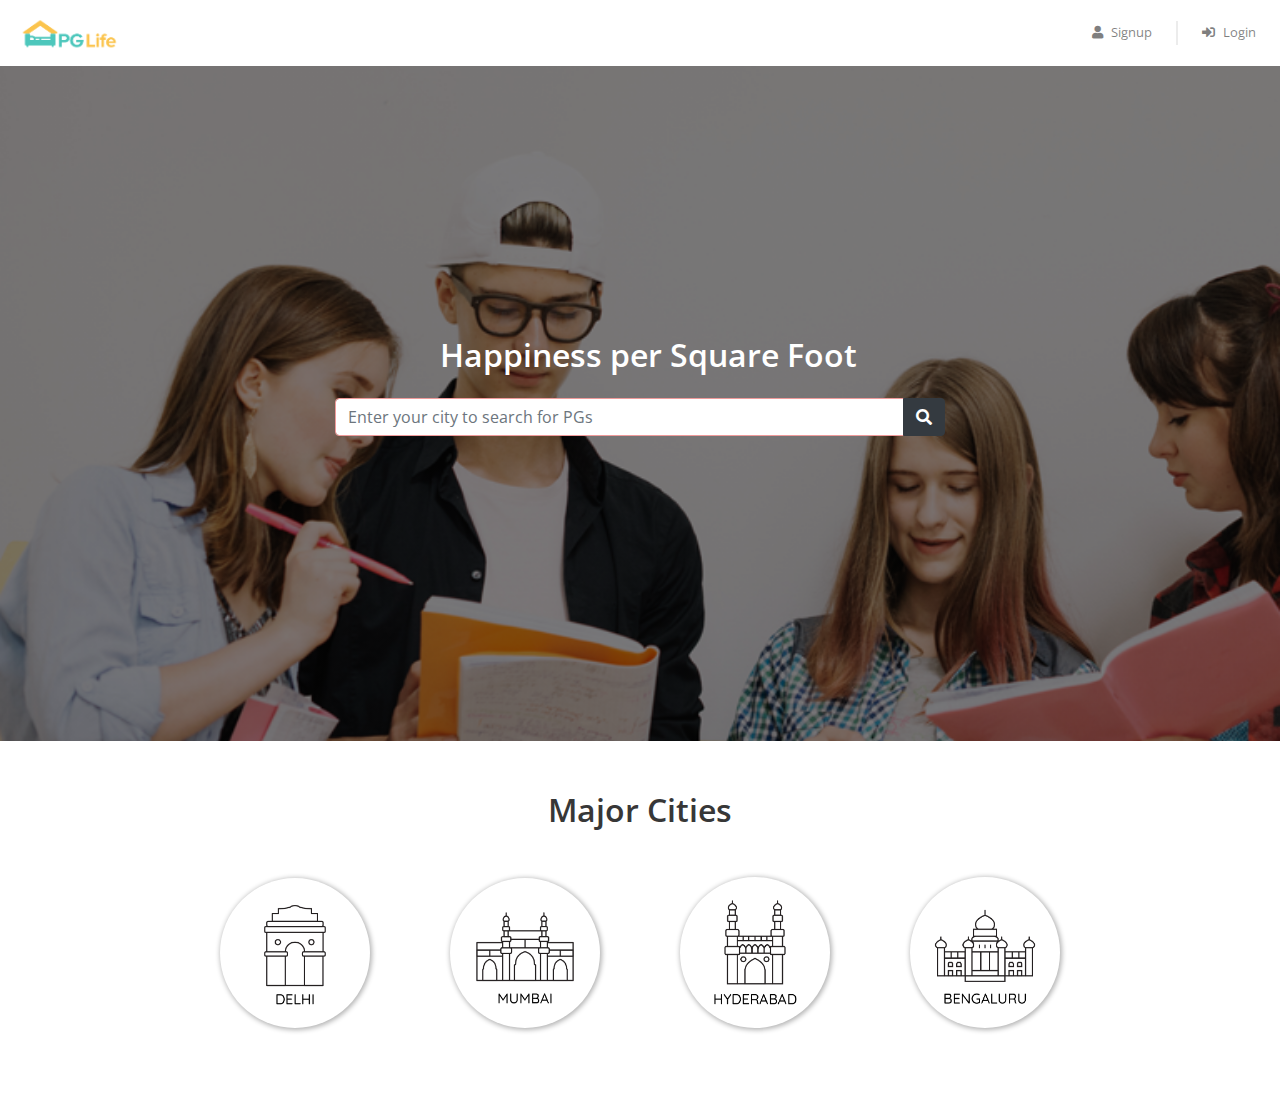
<file: index.html>
<!DOCTYPE html>
<html lang="en">

<head>
    <meta name="viewport" content="width=device-width, initial-scale=1">
    <title>Index | PG Life</title>

    <link href="css/bootstrap.min.css" rel="stylesheet" />
    <link href="https://use.fontawesome.com/releases/v5.11.2/css/all.css" rel="stylesheet" />
    <link
        href="https://fonts.googleapis.com/css2?family=Open+Sans:ital,wght@0,300;0,400;0,600;0,700;0,800;1,300;1,400;1,600;1,700;1,800&display=swap"
        rel="stylesheet" />
    <link href="css/common.css" rel="stylesheet" />
    <link href="css/index.css" rel="stylesheet" />
</head>

<body>
    <div class="header sticky-top">
        <nav class="navbar navbar-expand-md navbar-light">
            <a class="navbar-brand" href="index.html">
                <img src="img/logo.png" />
            </a>
            <button class="navbar-toggler" type="button" data-toggle="collapse" data-target="#my-navbar">
                <span class="navbar-toggler-icon"></span>
            </button>

            <div class="collapse navbar-collapse justify-content-end" id="my-navbar">
                <ul class="navbar-nav">
                    <li class="nav-item">
                        <a class="nav-link" href="#" data-toggle="modal" data-target="#signup-modal">
                            <i class="fas fa-user"></i>Signup
                        </a>
                    </li>
                    <div class="nav-vl"></div>
                    <li class="nav-item">
                        <a class="nav-link" href="#" data-toggle="modal" data-target="#login-modal">
                            <i class="fas fa-sign-in-alt"></i>Login
                        </a>
                    </li>
                </ul>
            </div>
        </nav>
    </div>
    <div id="loading">
    </div>

    <div class="container-fluid pg-search-container">
        <div class="row justify-content-center mb-3 text-white">
            <div class="col-auto">
                <h2>&nbsp Happiness per Square Foot</h2>
            </div>
        </div>
        <!-- Search Bar -->
        <form id="searchForm">
            <div class="row justify-content-center">
                <div class="col-md-6 col-sm-8">
                    <div class="input-group md-form form-sm form-2 pl-0">
                        <input name="city" class="form-control my-0 py-1 red-border" id="cityInput" type="text"
                            placeholder="Enter your city to search for PGs" aria-label="Search">
                        <div class="input-group-append">
                            <button type="submit" class="btn btn-dark">
                                <i class="fas fa-search text-grey" aria-hidden="true"></i>
                            </button>
                        </div>
                    </div>
                </div>
            </div>
        </form>
        <p id="unsupportedMessage" >We currently do not serve in your location.</p>

    </div>

    <div class="city-container">
        <div class="city-caption">
            <h2>Major Cities</h2>
        </div>
        <div class="city-box">

            <div class="city-img">
                <a href="property_list.html?city=Delhi">
                    <img src="./img/delhi.png" alt="Delhi">
                </a>
            </div>
            <div class="city-img">
                <a href="property_list.html?city=Mumbai">
                    <img src="./img/mumbai.png" alt="Mumbai">
                </a>
            </div>
            <div class="city-img">
                <a href="property_list.html?city=Hyderabad">
                    <img src="./img/hyderabad.png" alt="Hyderabad">
                </a>
            </div>
            <div class="city-img">
                <a href="property_list.html?city=Bengaluru">
                    <img src="./img/bangalore.png" alt="Bengaluru">
                </a>
            </div>

        </div>
    </div>

    <!-- Modals -->
    <div class="modal fade" id="signup-modal" tabindex="-1" role="dialog" aria-labelledby="signup-heading"
        aria-hidden="true">
        <div class="modal-dialog" role="document">
            <div class="modal-content">
                <div class="modal-header">
                    <h5 class="modal-title" id="signup-heading">Signup with PGLife</h5>
                    <button type="button" class="close" data-dismiss="modal" aria-label="Close">
                        <span aria-hidden="true">&times;</span>
                    </button>
                </div>

                <div class="modal-body">
                    <form id="signup-form" class="form" role="form">
                        <div class="input-group form-group">
                            <div class="input-group-prepend">
                                <span class="input-group-text">
                                    <i class="fas fa-user"></i>
                                </span>
                            </div>
                            <input type="text" class="form-control" name="full_name" placeholder="Full Name"
                                maxlength="30" required>
                        </div>

                        <div class="input-group form-group">
                            <div class="input-group-prepend">
                                <span class="input-group-text">
                                    <i class="fas fa-phone-alt"></i>
                                </span>
                            </div>
                            <input type="text" class="form-control" name="phone" placeholder="Phone Number"
                                maxlength="10" minlength="10" required>
                        </div>

                        <div class="input-group form-group">
                            <div class="input-group-prepend">
                                <span class="input-group-text">
                                    <i class="fas fa-envelope"></i>
                                </span>
                            </div>
                            <input type="email" class="form-control" name="email" placeholder="Email" required>
                        </div>

                        <div class="input-group form-group">
                            <div class="input-group-prepend">
                                <span class="input-group-text">
                                    <i class="fas fa-lock"></i>
                                </span>
                            </div>
                            <input type="password" class="form-control" name="password" placeholder="Password"
                                minlength="6" required>
                        </div>

                        <div class="input-group form-group">
                            <div class="input-group-prepend">
                                <span class="input-group-text">
                                    <i class="fas fa-university"></i>
                                </span>
                            </div>
                            <input type="text" class="form-control" name="college_name" placeholder="College Name"
                                maxlength="150" required>
                        </div>

                        <div class="form-group">
                            <span>I'm a</span>
                            <input type="radio" class="ml-3" id="gender-male" name="gender" value="male" /> Male
                            <label for="gender-male">
                            </label>
                            <input type="radio" class="ml-3" id="gender-female" name="gender" value="female" />
                            <label for="gender-female">
                                Female
                            </label>
                        </div>

                        <div class="form-group">
                            <button type="submit" class="btn btn-block btn-primary">Create Account</button>
                        </div>
                    </form>
                </div>

                <div class="modal-footer">
                    <span>Already have an account?
                        <a href="#" data-dismiss="modal" data-toggle="modal" data-target="#login-modal">Login</a>
                    </span>
                </div>
            </div>
        </div>
    </div>

    <div class="modal fade" id="login-modal" tabindex="-1" role="dialog" aria-labelledby="login-heading"
        aria-hidden="true">
        <div class="modal-dialog modal-dialog-centered" role="document">
            <div class="modal-content">
                <div class="modal-header">
                    <h5 class="modal-title" id="login-heading">Login with PGLife</h5>
                    <button type="button" class="close" data-dismiss="modal" aria-label="Close">
                        <span aria-hidden="true">&times;</span>
                    </button>
                </div>

                <div class="modal-body">
                    <form id="login-form" class="form" role="form">
                        <div class="input-group form-group">
                            <div class="input-group-prepend">
                                <span class="input-group-text">
                                    <i class="fas fa-user"></i>
                                </span>
                            </div>
                            <input type="email" class="form-control" name="email" placeholder="Email" required>
                        </div>

                        <div class="input-group form-group">
                            <div class="input-group-prepend">
                                <span class="input-group-text">
                                    <i class="fas fa-lock"></i>
                                </span>
                            </div>
                            <input type="password" class="form-control" name="password" placeholder="Password"
                                minlength="6" required>
                        </div>

                        <div class="form-group">
                            <button type="submit" class="btn btn-block btn-primary">Login</button>
                        </div>
                    </form>
                </div>

                <div class="modal-footer">
                    <span>
                        <a href="#" data-dismiss="modal" data-toggle="modal" data-target="#signup-modal">Click here</a>
                        to register a new account
                    </span>
                </div>
            </div>
        </div>
    </div>


    <script type="text/javascript" src="js/jquery.js"></script>
    <script type="text/javascript" src="js/bootstrap.min.js"></script>
    <script type="text/javascript" src="js/index.js"></script>
</body>

</html>
</file>
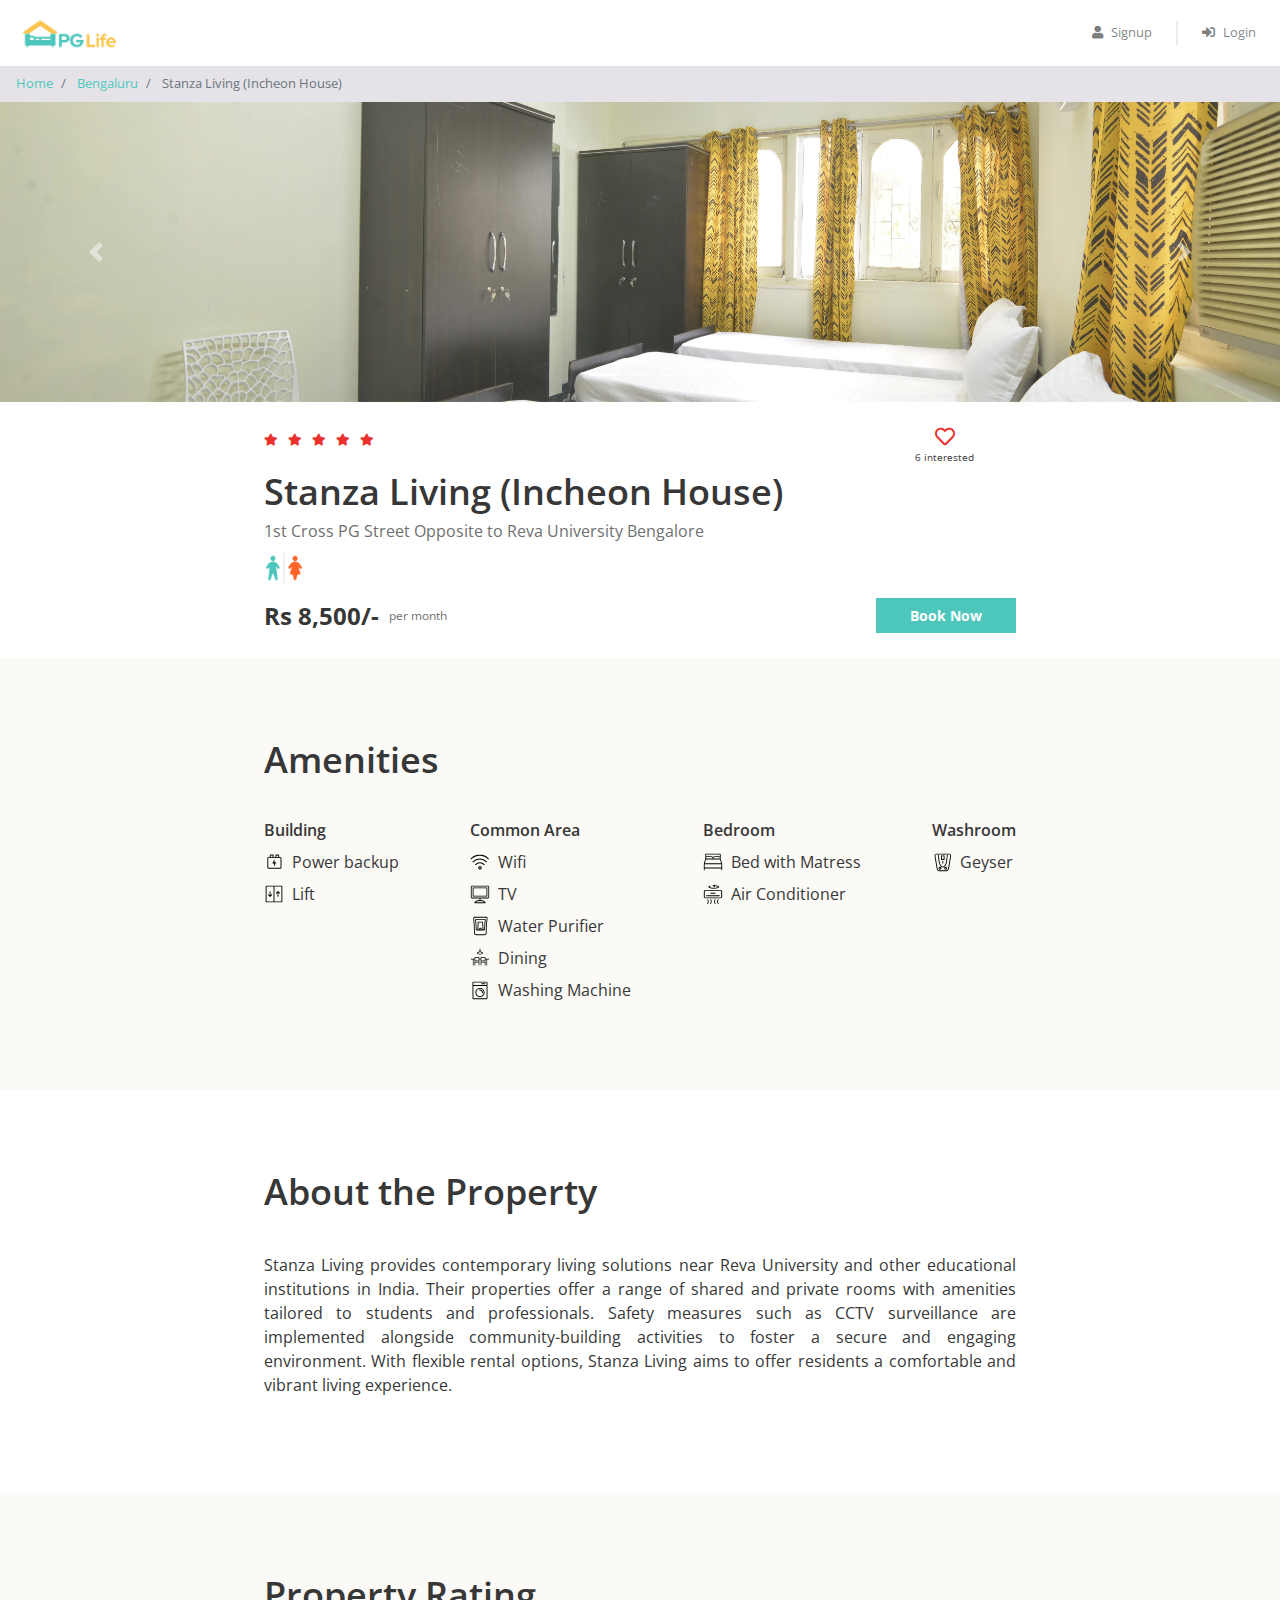
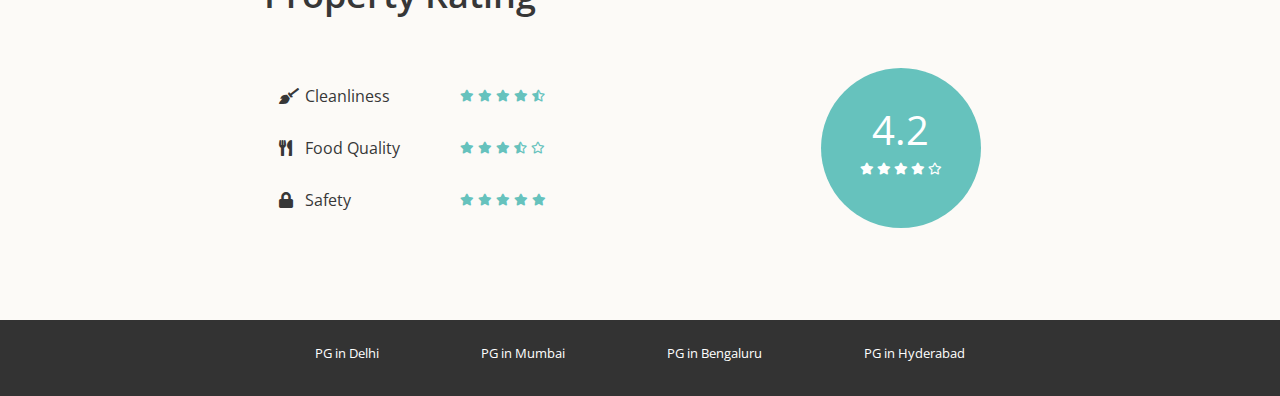
<file: property_detail.html>
<!DOCTYPE html>
<html lang="en">

<head>
    <meta name="viewport" content="width=device-width, initial-scale=1">
    <title>Stanza Living | PG Life</title>

    <link href="css/bootstrap.min.css" rel="stylesheet" />
    <link href="https://use.fontawesome.com/releases/v5.11.2/css/all.css" rel="stylesheet" />
    <link href="https://fonts.googleapis.com/css2?family=Open+Sans:ital,wght@0,300;0,400;0,600;0,700;0,800;1,300;1,400;1,600;1,700;1,800&display=swap" rel="stylesheet" />
    <link href="css/common.css" rel="stylesheet" />
    <link href="css/property_detail.css" rel="stylesheet" />
</head>

<body>
    <div class="header sticky-top">
        <nav class="navbar navbar-expand-md navbar-light">
            <a class="navbar-brand" href="index.html">
                <img src="img/logo.png" />
            </a>
            <button class="navbar-toggler" type="button" data-toggle="collapse" data-target="#my-navbar">
                <span class="navbar-toggler-icon"></span>
            </button>

            <div class="collapse navbar-collapse justify-content-end" id="my-navbar">
                <ul class="navbar-nav">
                    <li class="nav-item">
                        <a class="nav-link" href="#" data-toggle="modal" data-target="#signup-modal">
                            <i class="fas fa-user"></i>Signup
                        </a>
                    </li>
                    <div class="nav-vl"></div>
                    <li class="nav-item">
                        <a class="nav-link" href="#" data-toggle="modal" data-target="#login-modal">
                            <i class="fas fa-sign-in-alt"></i>Login
                        </a>
                    </li>
                </ul>
            </div>
        </nav>
    </div>

    <div id="loading">
    </div>

    <nav aria-label="breadcrumb">
        <ol class="breadcrumb py-2">
            <li class="breadcrumb-item">
                <a href="index.html">Home</a>
            </li>
            <li class="breadcrumb-item">
                <a href="property_list.html"><span id="cityBreadcrumb">Bengaluru</span></a>
            </li>
            <li class="breadcrumb-item active" aria-current="page">
                Stanza Living (Incheon House)
            </li>
        </ol>
    </nav>

    <div id="property-images" class="carousel slide" data-ride="carousel">
        <ol class="carousel-indicators">
            <li data-target="#property-images" data-slide-to="0" class="active"></li>
            <li data-target="#property-images" data-slide-to="1" class=""></li>
            <li data-target="#property-images" data-slide-to="2" class=""></li>
        </ol>
        <div class="carousel-inner">
            <div class="carousel-item active">
                <img class="d-block w-100" src="img/properties/1/1d4f0757fdb86d5f.jpg" alt="slide">
            </div>
            <div class="carousel-item">
                <img class="d-block w-100" src="img/properties/1/46ebbb537aa9fb0a.jpg" alt="slide">
            </div>
            <div class="carousel-item">
                <img class="d-block w-100" src="img/properties/1/eace7b9114fd6046.jpg" alt="slide">
            </div>
        </div>
        <a class="carousel-control-prev" href="#property-images" role="button" data-slide="prev">
            <span class="carousel-control-prev-icon" aria-hidden="true"></span>
            <span class="sr-only">Previous</span>
        </a>
        <a class="carousel-control-next" href="#property-images" role="button" data-slide="next">
            <span class="carousel-control-next-icon" aria-hidden="true"></span>
            <span class="sr-only">Next</span>
        </a>
    </div>

    <div class="property-summary page-container">
        <div class="row no-gutters justify-content-between">
            <div class="star-container" title="4.8">
                <i class="fas fa-star"></i>
                <i class="fas fa-star"></i>
                <i class="fas fa-star"></i>
                <i class="fas fa-star"></i>
                <i class="fas fa-star"></i>
            </div>
            <div class="interested-container">
                <i class="is-interested-image far fa-heart"></i>
                <div class="interested-text">
                    <span class="interested-user-count">6</span> interested
                </div>
            </div>
        </div>
        <div class="detail-container">
            <div class="property-name">Stanza Living (Incheon House)</div>
            <div class="property-address"> 1st Cross PG Street Opposite to Reva University Bengalore</div>
            <div class="property-gender">
                <img src="img/unisex.png" />
            </div>
        </div>
        <div class="row no-gutters">
            <div class="rent-container col-6">
                <div class="rent">Rs 8,500/-</div>
                <div class="rent-unit">per month</div>
            </div>
            <div class="button-container col-6">
                <a href="#" class="btn btn-primary">Book Now</a>
            </div>
        </div>
    </div>

    <div class="property-amenities">
        <div class="page-container">
            <h1>Amenities</h1>
            <div class="row justify-content-between">
                <div class="col-md-auto">
                    <h5>Building</h5>
                    <div class="amenity-container">
                        <img src="img/amenities/powerbackup.svg">
                        <span>Power backup</span>
                    </div>
                    <div class="amenity-container">
                        <img src="img/amenities/lift.svg">
                        <span>Lift</span>
                    </div>
                </div>

                <div class="col-md-auto">
                    <h5>Common Area</h5>
                    <div class="amenity-container">
                        <img src="img/amenities/wifi.svg">
                        <span>Wifi</span>
                    </div>
                    <div class="amenity-container">
                        <img src="img/amenities/tv.svg">
                        <span>TV</span>
                    </div>
                    <div class="amenity-container">
                        <img src="img/amenities/rowater.svg">
                        <span>Water Purifier</span>
                    </div>
                    <div class="amenity-container">
                        <img src="img/amenities/dining.svg">
                        <span>Dining</span>
                    </div>
                    <div class="amenity-container">
                        <img src="img/amenities/washingmachine.svg">
                        <span>Washing Machine</span>
                    </div>
                </div>

                <div class="col-md-auto">
                    <h5>Bedroom</h5>
                    <div class="amenity-container">
                        <img src="img/amenities/bed.svg">
                        <span>Bed with Matress</span>
                    </div>
                    <div class="amenity-container">
                        <img src="img/amenities/ac.svg">
                        <span>Air Conditioner</span>
                    </div>
                </div>

                <div class="col-md-auto">
                    <h5>Washroom</h5>
                    <div class="amenity-container">
                        <img src="img/amenities/geyser.svg">
                        <span>Geyser</span>
                    </div>
                </div>
            </div>
        </div>
    </div>

    <div class="property-about page-container">
        <h1>About the Property</h1>
        <p style="text-align: justify;">
            Stanza Living provides contemporary living solutions near Reva University and other educational institutions in India. Their properties offer a range of shared and private rooms with amenities tailored to students and professionals. Safety measures such as CCTV surveillance are implemented alongside community-building activities to foster a secure and engaging environment. With flexible rental options, Stanza Living aims to offer residents a comfortable and vibrant living experience.</p>
    </div>

    <div class="property-rating">
        <div class="page-container">
            <h1>Property Rating</h1>
            <div class="row align-items-center justify-content-between">
                <div class="col-md-6">
                    <div class="rating-criteria row">
                        <div class="col-6">
                            <i class="rating-criteria-icon fas fa-broom"></i>
                            <span class="rating-criteria-text">Cleanliness</span>
                        </div>
                        <div class="rating-criteria-star-container col-6" title="4.3">
                            <i class="fas fa-star"></i>
                            <i class="fas fa-star"></i>
                            <i class="fas fa-star"></i>
                            <i class="fas fa-star"></i>
                            <i class="fas fa-star-half-alt"></i>
                        </div>
                    </div>

                    <div class="rating-criteria row">
                        <div class="col-6">
                            <i class="rating-criteria-icon fas fa-utensils"></i>
                            <span class="rating-criteria-text">Food Quality</span>
                        </div>
                        <div class="rating-criteria-star-container col-6" title="3.4">
                            <i class="fas fa-star"></i>
                            <i class="fas fa-star"></i>
                            <i class="fas fa-star"></i>
                            <i class="fas fa-star-half-alt"></i>
                            <i class="far fa-star"></i>
                        </div>
                    </div>

                    <div class="rating-criteria row">
                        <div class="col-6">
                            <i class="rating-criteria-icon fa fa-lock"></i>
                            <span class="rating-criteria-text">Safety</span>
                        </div>
                        <div class="rating-criteria-star-container col-6" title="4.8">
                            <i class="fas fa-star"></i>
                            <i class="fas fa-star"></i>
                            <i class="fas fa-star"></i>
                            <i class="fas fa-star"></i>
                            <i class="fas fa-star"></i>
                        </div>
                    </div>
                </div>

                <div class="col-md-4">
                    <div class="rating-circle">
                        <div class="total-rating">4.2</div>
                        <div class="rating-circle-star-container">
                            <i class="fas fa-star"></i>
                            <i class="fas fa-star"></i>
                            <i class="fas fa-star"></i>
                            <i class="fas fa-star"></i>
                            <i class="far fa-star"></i>
                        </div>
                    </div>
                </div>
            </div>
        </div>
    </div>

   

    <div class="modal fade" id="signup-modal" tabindex="-1" role="dialog" aria-labelledby="signup-heading" aria-hidden="true">
        <div class="modal-dialog" role="document">
            <div class="modal-content">
                <div class="modal-header">
                    <h5 class="modal-title" id="signup-heading">Signup with PGLife</h5>
                    <button type="button" class="close" data-dismiss="modal" aria-label="Close">
                        <span aria-hidden="true">&times;</span>
                    </button>
                </div>

                <div class="modal-body">
                    <form id="signup-form" class="form" role="form">
                        <div class="input-group form-group">
                            <div class="input-group-prepend">
                                <span class="input-group-text">
                                    <i class="fas fa-user"></i>
                                </span>
                            </div>
                            <input type="text" class="form-control" name="full_name" placeholder="Full Name" maxlength="30" required>
                        </div>

                        <div class="input-group form-group">
                            <div class="input-group-prepend">
                                <span class="input-group-text">
                                    <i class="fas fa-phone-alt"></i>
                                </span>
                            </div>
                            <input type="text" class="form-control" name="phone" placeholder="Phone Number" maxlength="10" minlength="10" required>
                        </div>

                        <div class="input-group form-group">
                            <div class="input-group-prepend">
                                <span class="input-group-text">
                                    <i class="fas fa-envelope"></i>
                                </span>
                            </div>
                            <input type="email" class="form-control" name="email" placeholder="Email" required>
                        </div>

                        <div class="input-group form-group">
                            <div class="input-group-prepend">
                                <span class="input-group-text">
                                    <i class="fas fa-lock"></i>
                                </span>
                            </div>
                            <input type="password" class="form-control" name="password" placeholder="Password" minlength="6" required>
                        </div>

                        <div class="input-group form-group">
                            <div class="input-group-prepend">
                                <span class="input-group-text">
                                    <i class="fas fa-university"></i>
                                </span>
                            </div>
                            <input type="text" class="form-control" name="college_name" placeholder="College Name" maxlength="150" required>
                        </div>

                        <div class="form-group">
                            <span>I'm a</span>
                            <input type="radio" class="ml-3" id="gender-male" name="gender" value="male" /> Male
                            <label for="gender-male">
                            </label>
                            <input type="radio" class="ml-3" id="gender-female" name="gender" value="female" />
                            <label for="gender-female">
                                Female
                            </label>
                        </div>

                        <div class="form-group">
                            <button type="submit" class="btn btn-block btn-primary">Create Account</button>
                        </div>
                    </form>
                </div>

                <div class="modal-footer">
                    <span>Already have an account?
                        <a href="#" data-dismiss="modal" data-toggle="modal" data-target="#login-modal">Login</a>
                    </span>
                </div>
            </div>
        </div>
    </div>

    <div class="modal fade" id="login-modal" tabindex="-1" role="dialog" aria-labelledby="login-heading" aria-hidden="true">
        <div class="modal-dialog modal-dialog-centered" role="document">
            <div class="modal-content">
                <div class="modal-header">
                    <h5 class="modal-title" id="login-heading">Login with PGLife</h5>
                    <button type="button" class="close" data-dismiss="modal" aria-label="Close">
                        <span aria-hidden="true">&times;</span>
                    </button>
                </div>

                <div class="modal-body">
                    <form id="login-form" class="form" role="form">
                        <div class="input-group form-group">
                            <div class="input-group-prepend">
                                <span class="input-group-text">
                                    <i class="fas fa-user"></i>
                                </span>
                            </div>
                            <input type="email" class="form-control" name="email" placeholder="Email" required>
                        </div>

                        <div class="input-group form-group">
                            <div class="input-group-prepend">
                                <span class="input-group-text">
                                    <i class="fas fa-lock"></i>
                                </span>
                            </div>
                            <input type="password" class="form-control" name="password" placeholder="Password" minlength="6" required>
                        </div>

                        <div class="form-group">
                            <button type="submit" class="btn btn-block btn-primary">Login</button>
                        </div>
                    </form>
                </div>

                <div class="modal-footer">
                    <span>
                        <a href="#" data-dismiss="modal" data-toggle="modal" data-target="#signup-modal">Click here</a>
                        to register a new account
                    </span>
                </div>
            </div>
        </div>
    </div>

    <div class="footer">
        <div class="page-container footer-container">
            <div class="footer-cities">
                <div class="footer-city">
                    <a href="property_list.html?city=Delhi">PG in Delhi</a>
                </div>
                <div class="footer-city">
                    <a href="property_list.html?city=Mumbai">PG in Mumbai</a>
                </div>
                <div class="footer-city">
                    <a href="property_list.html?city=Bengaluru">PG in Bengaluru</a>
                </div>
                <div class="footer-city">
                    <a href="property_list.html?city=Hyderabad">PG in Hyderabad</a>
                </div>
            </div>
            
        </div>
    </div>

    <script type="text/javascript" src="js/jquery.js"></script>
    <script type="text/javascript" src="js/bootstrap.min.js"></script>
</body>

</html>
</file>
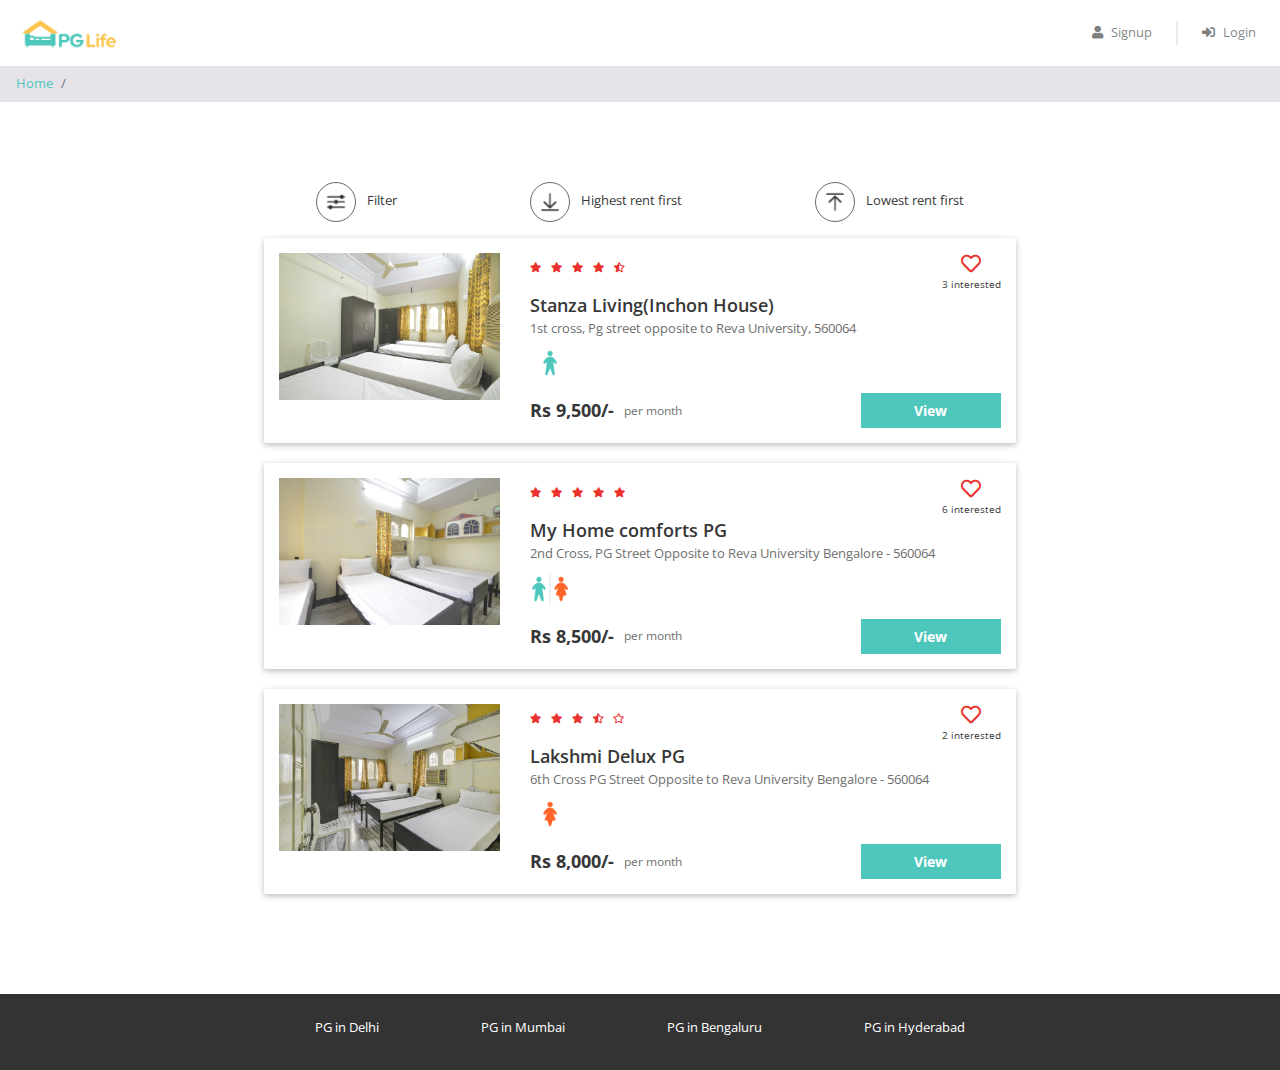
<file: property_list.html>
<!DOCTYPE html>
<html lang="en">

<head>
    <meta name="viewport" content="width=device-width, initial-scale=1">
    <title>Best PG's in Mumbai | PG Life</title>

    <link href="css/bootstrap.min.css" rel="stylesheet" />
    <link href="https://use.fontawesome.com/releases/v5.11.2/css/all.css" rel="stylesheet" />
    <link href="https://fonts.googleapis.com/css2?family=Open+Sans:ital,wght@0,300;0,400;0,600;0,700;0,800;1,300;1,400;1,600;1,700;1,800&display=swap" rel="stylesheet" />
    <link href="css/common.css" rel="stylesheet" />
    <link href="css/property_list.css" rel="stylesheet" />
</head>

<body>
    <div class="header sticky-top">
        <nav class="navbar navbar-expand-md navbar-light">
            <a class="navbar-brand" href="index.html">
                <img src="img/logo.png" />
            </a>
            <button class="navbar-toggler" type="button" data-toggle="collapse" data-target="#my-navbar">
                <span class="navbar-toggler-icon"></span>
            </button>

            <div class="collapse navbar-collapse justify-content-end" id="my-navbar">
                <ul class="navbar-nav">
                    <li class="nav-item">
                        <a class="nav-link" href="#" data-toggle="modal" data-target="#signup-modal">
                            <i class="fas fa-user"></i>Signup
                        </a>
                    </li>
                    <div class="nav-vl"></div>
                    <li class="nav-item">
                        <a class="nav-link" href="#" data-toggle="modal" data-target="#login-modal">
                            <i class="fas fa-sign-in-alt"></i>Login
                        </a>
                    </li>
                </ul>
            </div>
        </nav>
    </div>

    <div id="loading">
    </div>

    <nav aria-label="breadcrumb">
        <ol class="breadcrumb py-2">
            <li class="breadcrumb-item">
                <a href="index.html">Home</a>
            </li>
            <li class="breadcrumb-item active" aria-current="page">
                <!-- Dynamically display the city name here -->
                <span id="cityBreadcrumb"></span>
            </li>
        </ol>
    </nav>

    <div class="page-container">
        <div class="filter-bar row justify-content-around">
            <div class="col-auto" data-toggle="modal" data-target="#filter-modal">
                <img src="img/filter.png" alt="filter" />
                <span>Filter</span>
            </div>
            <div class="col-auto">
                <img src="img/desc.png" alt="sort-desc" />
                <span>Highest rent first</span>
            </div>
            <div class="col-auto">
                <img src="img/asc.png" alt="sort-asc" />
                <span>Lowest rent first</span>
            </div>
        </div>

        
        <div class="property-card row">
            <div class="image-container col-md-4">
                <img src="img/properties/1/1d4f0757fdb86d5f.jpg" />
            </div>
            <div class="content-container col-md-8">
                <div class="row no-gutters justify-content-between">
                    <div class="star-container" title="4.5">
                        <i class="fas fa-star"></i>
                        <i class="fas fa-star"></i>
                        <i class="fas fa-star"></i>
                        <i class="fas fa-star"></i>
                        <i class="fas fa-star-half-alt"></i>
                    </div>
                    <div class="interested-container">
                        <i class="far fa-heart"></i>
                        <div class="interested-text">3 interested</div>
                    </div>
                </div>
                <div class="detail-container">
                    <div class="property-name">Stanza Living(Inchon House)</div>
                    <div class="property-address">1st cross, Pg street opposite to Reva University, 560064</div>
                    <div class="property-gender">
                        <img src="img/male.png" />
                    </div>
                </div>
                <div class="row no-gutters">
                    <div class="rent-container col-6">
                        <div class="rent">Rs 9,500/-</div>
                        <div class="rent-unit">per month</div>
                    </div>
                    <div class="button-container col-6">
                        <a href="property_detail.html" id="View" class="btn btn-primary">View</a>
                    </div>
                </div>
            </div>
        </div>

        <div class="property-card row">
            <div class="image-container col-md-4">
                <img src="img/properties/1/eace7b9114fd6046.jpg" />
            </div>
            <div class="content-container col-md-8">
                <div class="row no-gutters justify-content-between">
                    <div class="star-container" title="4.8">
                        <i class="fas fa-star"></i>
                        <i class="fas fa-star"></i>
                        <i class="fas fa-star"></i>
                        <i class="fas fa-star"></i>
                        <i class="fas fa-star"></i>
                    </div>
                    <div class="interested-container">
                        <i class="far fa-heart"></i>
                        <div class="interested-text">6 interested</div>
                    </div>
                </div>
                <div class="detail-container">
                    <div class="property-name">My Home comforts PG</div>
                    <div class="property-address">2nd Cross, PG Street Opposite to Reva University Bengalore - 560064</div>
                    <div class="property-gender">
                        <img src="img/unisex.png" />
                    </div>
                </div>
                <div class="row no-gutters">
                    <div class="rent-container col-6">
                        <div class="rent">Rs 8,500/-</div>
                        <div class="rent-unit">per month</div>
                    </div>
                    <div class="button-container col-6">
                        <a href="property_detail.html" class="btn btn-primary">View</a>
                    </div>
                </div>
            </div>
        </div>

        <div class="property-card row">
            <div class="image-container col-md-4">
                <img src="img/properties/1/46ebbb537aa9fb0a.jpg" />
            </div>
            <div class="content-container col-md-8">
                <div class="row no-gutters justify-content-between">
                    <div class="star-container" title="3.5">
                        <i class="fas fa-star"></i>
                        <i class="fas fa-star"></i>
                        <i class="fas fa-star"></i>
                        <i class="fas fa-star-half-alt"></i>
                        <i class="far fa-star"></i>
                    </div>
                    <div class="interested-container">
                        <i class="far fa-heart"></i>
                        <div class="interested-text">2 interested</div>
                    </div>
                </div>
                <div class="detail-container">
                    <div class="property-name">Lakshmi Delux PG</div>
                    <div class="property-address">6th Cross PG Street Opposite to Reva University Bengalore - 560064</div>
                    <div class="property-gender">
                        <img src="img/female.png" />
                    </div>
                </div>
                <div class="row no-gutters">
                    <div class="rent-container col-6">
                        <div class="rent">Rs 8,000/-</div>
                        <div class="rent-unit">per month</div>
                    </div>
                    <div class="button-container col-6">
                        <a href="property_detail.html" class="btn btn-primary">View</a>
                    </div>
                </div>
            </div>
        </div>
    </div>

    <div class="modal fade" id="filter-modal" tabindex="-1" role="dialog" aria-labelledby="filter-heading" aria-hidden="true">
        <div class="modal-dialog modal-dialog-centered" role="document">
            <div class="modal-content">
                <div class="modal-header">
                    <h3 class="modal-title" id="filter-heading">Filters</h3>
                    <button type="button" class="close" data-dismiss="modal" aria-label="Close">
                        <span aria-hidden="true">&times;</span>
                    </button>
                </div>

                <div class="modal-body">
                    <h5>Gender</h5>
                    <hr />
                    <div>
                        <button class="btn btn-outline-dark btn-active">
                            No Filter
                        </button>
                        <button class="btn btn-outline-dark">
                            <i class="fas fa-venus-mars"></i>Unisex
                        </button>
                        <button class="btn btn-outline-dark">
                            <i class="fas fa-mars"></i>Male
                        </button>
                        <button class="btn btn-outline-dark">
                            <i class="fas fa-venus"></i>Female
                        </button>
                    </div>
                </div>

                <div class="modal-footer">
                    <button data-dismiss="modal" class="btn btn-success">Okay</button>
                </div>
            </div>
        </div>
    </div>

    <div class="modal fade" id="signup-modal" tabindex="-1" role="dialog" aria-labelledby="signup-heading" aria-hidden="true">
        <div class="modal-dialog" role="document">
            <div class="modal-content">
                <div class="modal-header">
                    <h5 class="modal-title" id="signup-heading">Signup with PGLife</h5>
                    <button type="button" class="close" data-dismiss="modal" aria-label="Close">
                        <span aria-hidden="true">&times;</span>
                    </button>
                </div>

                <div class="modal-body">
                    <form id="signup-form" class="form" role="form">
                        <div class="input-group form-group">
                            <div class="input-group-prepend">
                                <span class="input-group-text">
                                    <i class="fas fa-user"></i>
                                </span>
                            </div>
                            <input type="text" class="form-control" name="full_name" placeholder="Full Name" maxlength="30" required>
                        </div>

                        <div class="input-group form-group">
                            <div class="input-group-prepend">
                                <span class="input-group-text">
                                    <i class="fas fa-phone-alt"></i>
                                </span>
                            </div>
                            <input type="text" class="form-control" name="phone" placeholder="Phone Number" maxlength="10" minlength="10" required>
                        </div>

                        <div class="input-group form-group">
                            <div class="input-group-prepend">
                                <span class="input-group-text">
                                    <i class="fas fa-envelope"></i>
                                </span>
                            </div>
                            <input type="email" class="form-control" name="email" placeholder="Email" required>
                        </div>

                        <div class="input-group form-group">
                            <div class="input-group-prepend">
                                <span class="input-group-text">
                                    <i class="fas fa-lock"></i>
                                </span>
                            </div>
                            <input type="password" class="form-control" name="password" placeholder="Password" minlength="6" required>
                        </div>

                        <div class="input-group form-group">
                            <div class="input-group-prepend">
                                <span class="input-group-text">
                                    <i class="fas fa-university"></i>
                                </span>
                            </div>
                            <input type="text" class="form-control" name="college_name" placeholder="College Name" maxlength="150" required>
                        </div>

                        <div class="form-group">
                            <span>I'm a</span>
                            <input type="radio" class="ml-3" id="gender-male" name="gender" value="male" /> Male
                            <label for="gender-male">
                            </label>
                            <input type="radio" class="ml-3" id="gender-female" name="gender" value="female" />
                            <label for="gender-female">
                                Female
                            </label>
                        </div>

                        <div class="form-group">
                            <button type="submit" class="btn btn-block btn-primary">Create Account</button>
                        </div>
                    </form>
                </div>

                <div class="modal-footer">
                    <span>Already have an account?
                        <a href="#" data-dismiss="modal" data-toggle="modal" data-target="#login-modal">Login</a>
                    </span>
                </div>
            </div>
        </div>
    </div>

    <div class="modal fade" id="login-modal" tabindex="-1" role="dialog" aria-labelledby="login-heading" aria-hidden="true">
        <div class="modal-dialog modal-dialog-centered" role="document">
            <div class="modal-content">
                <div class="modal-header">
                    <h5 class="modal-title" id="login-heading">Login with PGLife</h5>
                    <button type="button" class="close" data-dismiss="modal" aria-label="Close">
                        <span aria-hidden="true">&times;</span>
                    </button>
                </div>

                <div class="modal-body">
                    <form id="login-form" class="form" role="form">
                        <div class="input-group form-group">
                            <div class="input-group-prepend">
                                <span class="input-group-text">
                                    <i class="fas fa-user"></i>
                                </span>
                            </div>
                            <input type="email" class="form-control" name="email" placeholder="Email" required>
                        </div>

                        <div class="input-group form-group">
                            <div class="input-group-prepend">
                                <span class="input-group-text">
                                    <i class="fas fa-lock"></i>
                                </span>
                            </div>
                            <input type="password" class="form-control" name="password" placeholder="Password" minlength="6" required>
                        </div>

                        <div class="form-group">
                            <button type="submit" class="btn btn-block btn-primary">Login</button>
                        </div>
                    </form>
                </div>

                <div class="modal-footer">
                    <span>
                        <a href="#" data-dismiss="modal" data-toggle="modal" data-target="#signup-modal">Click here</a>
                        to register a new account
                    </span>
                </div>
            </div>
        </div>
    </div>

    <div class="footer">
        <div class="page-container footer-container">
            <div class="footer-cities">
                <div class="footer-city">
                    <a href="property_list.html?city=Delhi">PG in Delhi</a>
                </div>
                <div class="footer-city">
                    <a href="property_list.html?city=Mumbai">PG in Mumbai</a>
                </div>
                <div class="footer-city">
                    <a href="property_list.html?city=Bengaluru">PG in Bengaluru</a>
                </div>
                <div class="footer-city">
                    <a href="property_list.html?city=Hyderabad">PG in Hyderabad</a>
                </div>
            </div>
            
        </div>
    </div>

    <script type="text/javascript" src="js/jquery.js"></script>
    <script type="text/javascript" src="js/bootstrap.min.js"></script>
    <script type="text/javascript" src="js/property_list.js"></script>
</body>

</html>
</file>
<file: css/common.css>
* {
    box-sizing: border-box;
    font-family: 'Open Sans', sans-serif;
}

body {
    color: #373737;
    font-size: 16px;
    position: relative;
}

h1,
h2,
h3,
h4,
h5,
h6 {
    font-weight: 600;
}

h1 {
    font-size: 36px;
    margin-bottom: 40px;
}

@media (max-width: 768px) {
    h1 {
        font-size: 28px;
    }
}

h3 {
    font-size: 24px;
    margin-bottom: 12px;
}

h5 {
    font-size: 16px;
    margin-bottom: 10px;
}

.btn-primary,
.btn-warning,
.btn-danger {
    color: white;
    font-weight: bold;
}

.input-group .input-group-text i {
    width: 14px;
}

input[type="radio"] {
    position: relative;
    top: 1px;
}

.breadcrumb {
    background-color: #e5e3e8;
    font-size: 13px;
    border-radius: 0px;
    margin-bottom: 0px;
}

.container {
    max-width: 920px;
    padding: 0px 20px;
}

.page-container {
    max-width: 800px;
    padding: 80px 24px;
    margin: auto;
}

@media (max-width: 768px) {
    .page-container {
        padding: 64px 24px;
    }
}

.white {
    color: #ffffff;
}

#loading {
    display: none;
    background-color: #666666;
    background-image: url("../img/progress_spinner.gif");
    background-repeat: no-repeat;
    background-position: center;
    opacity: 0.4;
    position: fixed;
    top: 0px;
    right: 0px;
    width: 100%;
    height: 100%;
    z-index: 10000000;
}

/* Login Modal */
#login-modal .modal-dialog {
    width: 350px;
    margin: auto;
}

.modal-footer {
    background-color: #f4f4f4;
    justify-content: center;
}

/* Header */
.header {
    background-color: white;
    font-size: 13px;
}

.header .navbar .navbar-brand img {
    height: 40px;
}

.header .navbar .nav-item i {
    margin-right: 8px;
}

.header .nav-vl {
    border-left: 2px solid #d6d6d678;
    height: 24px;
    margin: auto 16px;
    display: block;
}

@media(max-width:768px) {
    .header .nav-vl {
        display: none;
    }
}

.header .nav-name {
    font-weight: bold;
    margin: auto 16px;
}

@media(max-width:768px) {
    .header .nav-name {
        margin: 8px 0px
    }
}

/* Footer */
.footer {
    background-color: #333333;
    font-size: 13px;
}

.footer-container {
    padding: 24px;
}

.footer-cities {
    display: flex;
    flex-wrap: wrap;
    justify-content: space-around;
}

.footer-city {
    margin-bottom: 8px;
    text-align: center;
}

@media(max-width:768px) {
    .footer-city {
        width: 100%;
    }
}

.footer-city a {
    color: #ffffff;
}

.footer-copyright {
    color: #a9a9a9;
    text-align: center;
    padding-top: 24px;
}
body::-webkit-scrollbar {
  display: none;
}

/* Hide scrollbar for IE, Edge and Firefox */
body {
  -ms-overflow-style: none;  /* IE and Edge */
  scrollbar-width: none;  /* Firefox */
}
</file>
<file: css/index.css>
/* Tag Selectors */


/* Class Selectors */
.pg-search-container{
  background-color: black;
  background-image: linear-gradient(rgba(0, 0, 0, 0.5),
                       rgba(0, 0, 0, 0.5)), url("../img/bg.png");
  background-position-Y: -30px;
  background-attachment: fixed;
  background-size: cover;
  height: 75vh;
  padding-top: 30vh;
}

.input-group.md-form.form-sm.form-2 input {
  border: 1px solid #bdbdbd;
  border-top-left-radius: 0.25rem;
  border-bottom-left-radius: 0.25rem;
}

.input-group.md-form.form-sm.form-2 input.red-border {
  border: 1px solid #ef9a9a;
}

.city-container{
  text-align: center;
}

.city-caption{
  margin-top: 50px;
}

.city-box{
  margin-bottom: 50px;
  display: flex;
  flex-wrap: wrap;
  justify-content: center;
  align-items: center;
}

.city-img{
  border-radius: 50%;
  box-shadow: 1px 1px 5px 1px rgba(0,0,0,0.3);
  margin: 40px;
  padding: 15px;
  flex: 0 0 150px;

  transition: all 200ms ease-in-out;
}

.city-img:hover{
  box-shadow: 3px 4px 10px 3px rgba(0,0,0,0.3);
  transform: scale(1.05);
}

.city-img img{
  width: 100%;
}

#unsupportedMessage {
  display: none;
  justify-content: center;
  color: wheat;
  font-size: large;
  margin-top: 15px;
}
@media screen and (max-width: 600px){

  .city-img{
    flex: 0 0 180px;
    margin: 40px 80px;
  }

}
</file>
<file: css/property_detail.css>
.carousel img {
    height: 300px;
    object-fit: cover;
}

.property-summary {
    padding: 24px;
}

.property-amenities,
.property-rating {
    background-color: #fcfaf7;
}

.star-container i {
    color: #EA322E;
    font-size: 12px;
    margin-right: 6px;
}

.interested-container {
    text-align: center;
    padding-right: 42px;
}

@media (max-width: 768px) {
    .interested-container {
        padding-right: 0px;
    }
}

.interested-container i {
    color: #EA322E;
    font-size: 20px;
    cursor: pointer;
}

.interested-text {
    font-size: 10px;
}

.detail-container {
    padding-bottom: 10px;
}

.property-name {
    font-size: 36px;
    font-weight: 600;
}

@media (max-width: 768px) {
    .property-name {
        font-size: 24px;
    }
}

.property-address {
    color: #6f6f6f;
    font-size: 16px;
    padding-bottom: 5px;
}

.property-gender img {
    width: 40px;
}

.rent-container {
    display: flex;
    align-items: center;
}

.rent {
    font-size: 24px;
    font-weight: bold;
    padding-right: 10px;
}

@media (max-width: 768px) {
    .rent {
        font-size: 18px;
    }
}

.rent-unit {
    color: #6f6f6f;
    font-size: 12px;
}

.button-container .btn {
    font-size: 14px;
    border-radius: 0px;
    width: 140px;
    float: right;
}

@media (max-width: 768px) {
    .property-amenities .row>div {
        padding-bottom: 24px;
    }
}

.amenity-container {
    margin: 8px 0px;
}

.amenity-container img {
    height: 20px;
    margin-top: -4px;
    margin-right: 4px;
}

.rating-criteria {
    margin: 28px 0px;
}

.rating-criteria-icon {
    width: 14px;
}

.rating-criteria-text {
    margin-left: 8px;
}

.rating-criteria-star-container {
    margin-top: -2px;
}

.rating-criteria-star-container i {
    color: #66C2BD;
    font-size: 12px;
}

.rating-circle {
    background-color: #66C2BD;
    color: white;
    text-align: center;
    height: 160px;
    width: 160px;
    border-radius: 50%;
    padding-top: 32px;
    margin: auto;
}

.total-rating {
    font-size: 40px;
}

.rating-circle-star-container {
    font-size: 12px;
}

.testimonial-block {
    background-color: #fcfaf7;
    padding: 0px 160px 24px;
    margin-top: 80px;
}

@media (max-width: 768px) {
    .testimonial-block {
        padding: 0px 24px 24px;
    }
}

.testimonial-image-container {
    text-align: center;
}

.testimonial-img {
    width: 100px;
    border-radius: 50%;
    position: relative;
    top: -40px;
}

.testimonial-text {
    color: #777777;
    text-align: center;
    position: relative;
}

.testimonial-text i {
    font-size: 20px;
    position: absolute;
    left: 0px;
    top: 0px;
}

.testimonial-text p {
    text-indent: 20px;
}

.testimonial-name {
    color: #2F2E2E;
    text-align: right;
    font-weight: bold;
    margin-top: 12px;
}
</file>
<file: css/property_list.css>
.filter-bar > div {
    cursor: pointer;
    font-size: 13px;
    text-align: center;
    margin-bottom: 16px;
}

.filter-bar img {
    width: 40px;
    height: 40px;
    border-radius: 40px;
    border: 1px solid #646870;
    padding: 6px;
    margin-right: 8px;
}

@media (max-width: 768px) {
    .filter-bar img {
        display: block;
        margin: 0px auto 4px;
    }
}

.property-card {
    background-color: #ffffff;
    border-radius: 2px;
    padding: 15px 0px;
    margin: 0px auto 20px;
    box-shadow: 0 2px 5px 0 rgba(0, 0, 0, 0.16), 0 2px 10px 0 rgba(0, 0, 0, 0.12);
}

.property-card:focus,
.property-card:hover {
    box-shadow: 0 5px 11px 0 rgba(0, 0, 0, 0.18), 0 4px 15px 0 rgba(0, 0, 0, 0.15);
}

.image-container {
    text-align: center;
}

@media (max-width: 768px) {
    .image-container {
        padding-bottom: 12px;
    }
}

.image-container img {
    width: 100%;
    max-width: 300px;
}

.star-container i {
    color: #EA322E;
    font-size: 10px;
    margin-right: 6px;
}

.interested-container {
    text-align: center;
}

.interested-container i {
    color: #EA322E;
    font-size: 20px;
    cursor: pointer;
}

.interested-text {
    font-size: 10px;
}

.detail-container {
    padding-bottom: 10px;
}

.property-name {
    font-size: 18px;
    font-weight: 600;
}

.property-address {
    color: #6f6f6f;
    font-size: 13px;
    padding-bottom: 5px;
}

.property-gender img {
    width: 40px;
}

.rent-container {
    display: flex;
    align-items: center;
}

.rent {
    font-size: 18px;
    font-weight: bold;
    padding-right: 10px;
}

.rent-unit {
    color: #6f6f6f;
    font-size: 12px;
}

.button-container .btn {
    font-size: 14px;
    border-radius: 0px;
    width: 140px;
    float: right;
}

/* No Property */
.no-property-container {
    margin: 96px auto 144px;
}

.no-property-container p {
    font-size: 24px;
    text-align: center;
}

/* Filter Modal */
#filter-modal .modal-dialog {
    max-width: 600px;
}

#filter-modal .modal-body h5 {
    color: #777777;
}

#filter-modal .modal-body hr {
    margin: 4px 0px;
}

#filter-modal .modal-body button {
    font-size: 14px;
    width: 100px;
    margin: 16px;
}

#filter-modal .modal-body .btn-active {
    color: #fff;
    background-color: #343a40;
}

#filter-modal .modal-body button i {
    margin-right: 8px;
}

#filter-modal .modal-footer button {
    width: 120px;
}
</file>
